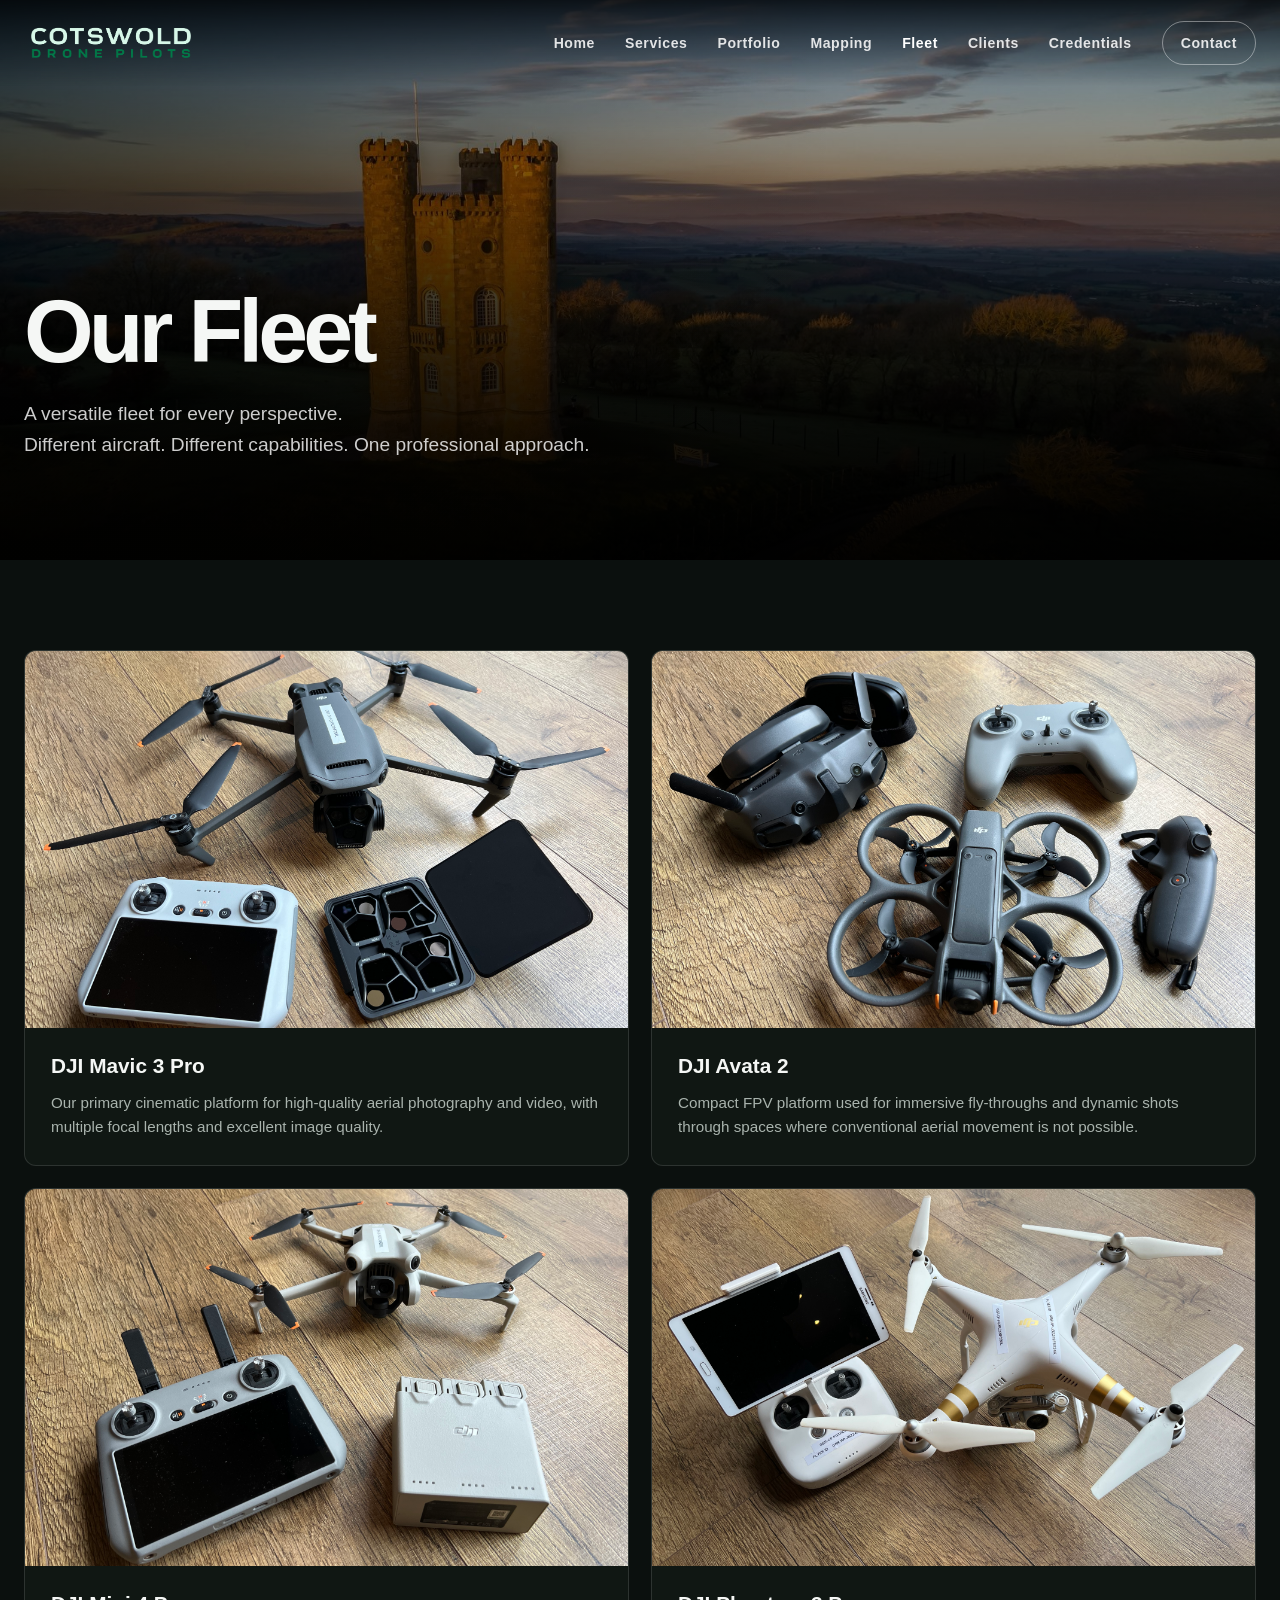
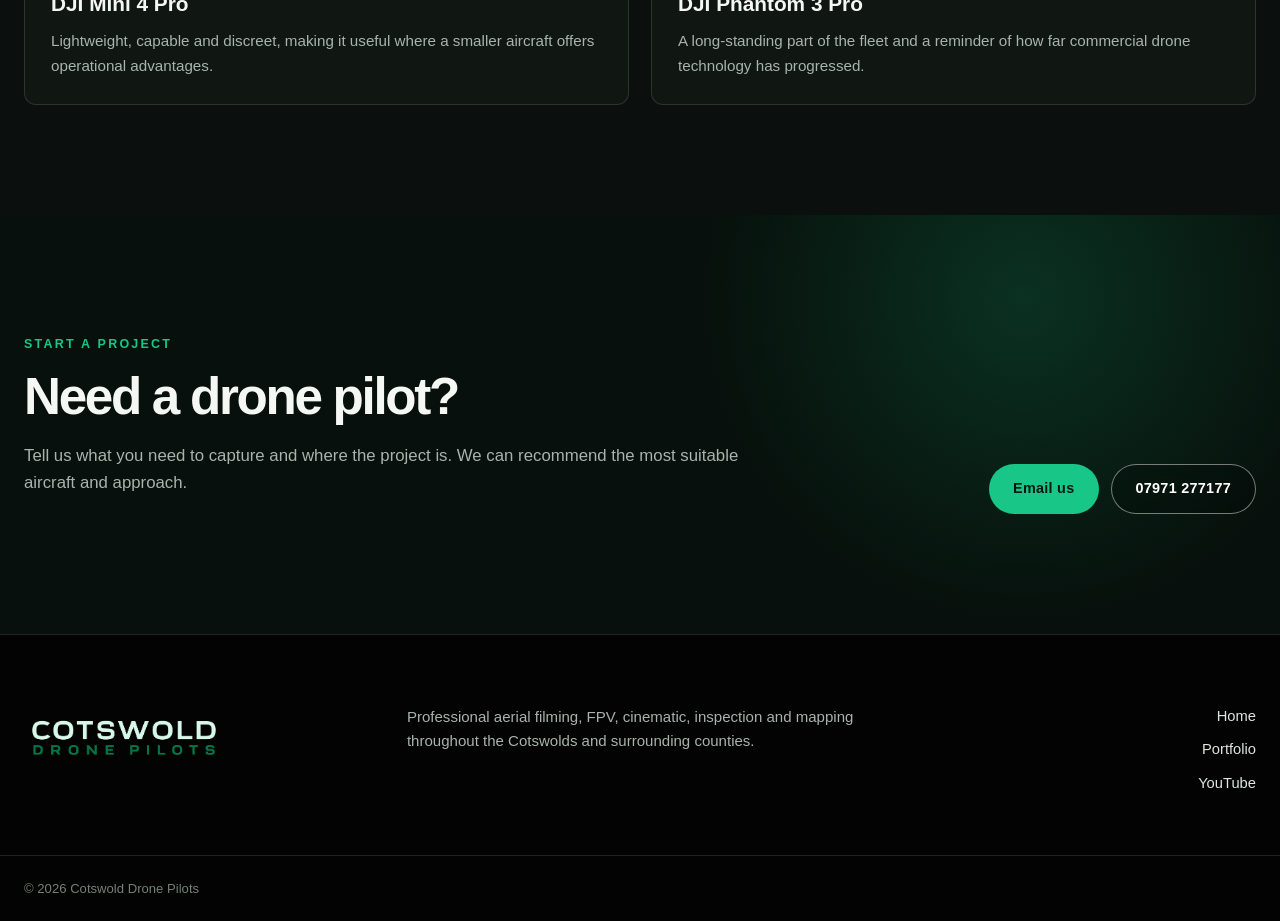
<file: site/fleet.html>
<!DOCTYPE html>
<html lang="en">
<head>
    <meta charset="UTF-8">
    <meta name="viewport" content="width=device-width, initial-scale=1.0">
    <meta name="description" content="Explore the Cotswold Drone Pilots fleet of specialist aircraft for cinematic aerial filming, FPV fly-throughs and commercial drone work.">
    <title>Fleet | Cotswold Drone Pilots</title>
    <meta name="theme-color" content="#050807">
    <link rel="icon" type="image/png" href="images/favicon.png">
    <link rel="stylesheet" href="styles.css">
</head>
<body>
<header class="site-header">
    <div class="nav-wrap">
        <a class="brand" href="index.html#home" aria-label="Cotswold Drone Pilots home">
            <img src="images/logo-cdp-on-black.png" alt="Cotswold Drone Pilots">
        </a>
        <button class="menu-toggle" aria-label="Open navigation" aria-expanded="false">
            <span></span><span></span><span></span>
        </button>
        <nav class="main-nav" aria-label="Main navigation">
            <a href="index.html#home">Home</a>
            <a href="index.html#services">Services</a>
            <a href="portfolio.html">Portfolio</a>
            <a href="index.html#mapping">Mapping</a>
            <a href="fleet.html" aria-current="page">Fleet</a>
            <a href="index.html#clients">Clients</a>
            <a href="index.html#credentials">Credentials</a>
            <a class="nav-cta" href="index.html#contact">Contact</a>
        </nav>
    </div>
</header>

<main>
    <section class="portfolio-hero">
        <div class="portfolio-hero-shade"></div>
        <div class="container portfolio-hero-content">
            <h1>Our Fleet</h1>
            <p>
                A versatile fleet for every perspective.<br>
                Different aircraft. Different capabilities. One professional approach.
            </p>
        </div>
    </section>

    <section class="section section-dark fleet-page-section" id="fleet">

            <div class="container">
<div class="fleet-grid">

                    <article class="fleet-card">
                        <div class="fleet-image">
                            <img src="images/image-mavic3pro.jpeg" alt="DJI Mavic 3 Pro">
                        </div>
                        <div class="fleet-copy">
                            <h3>DJI Mavic 3 Pro</h3>
                            <p>
                                Our primary cinematic platform for high-quality aerial photography
                                and video, with multiple focal lengths and excellent image quality.
                            </p>
                        </div>
                    </article>

                    <article class="fleet-card">
                        <div class="fleet-image">
                            <img src="images/image-avata2.jpeg" alt="DJI Avata 2 FPV drone">
                        </div>
                        <div class="fleet-copy">
                            <h3>DJI Avata 2</h3>
                            <p>
                                Compact FPV platform used for immersive fly-throughs and dynamic
                                shots through spaces where conventional aerial movement is not possible.
                            </p>
                        </div>
                    </article>

                    <article class="fleet-card">
                        <div class="fleet-image">
                            <img src="images/image-mini4pro.jpeg" alt="DJI Mini 4 Pro">
                        </div>
                        <div class="fleet-copy">
                            <h3>DJI Mini 4 Pro</h3>
                            <p>
                                Lightweight, capable and discreet, making it useful where a smaller
                                aircraft offers operational advantages.
                            </p>
                        </div>
                    </article>

                    <article class="fleet-card">
                        <div class="fleet-image">
                            <img src="images/image-phantom3pro.jpeg" alt="DJI Phantom 3 Pro">
                        </div>
                        <div class="fleet-copy">
                            <h3>DJI Phantom 3 Pro</h3>
                            <p>
                                A long-standing part of the fleet and a reminder of how far commercial
                                drone technology has progressed.
                            </p>
                        </div>
                    </article>

                </div>
            </div>
        
    </section>

    <section class="contact-section">
        <div class="container contact-layout">
            <div>
                <p class="section-kicker">Start a Project</p>
                <h2>Need a drone pilot?</h2>
                <p>Tell us what you need to capture and where the project is. We can recommend the most suitable aircraft and approach.</p>
            </div>
            <div class="contact-actions">
                <a href="mailto:gareth@cotswolddronepilots.com" class="btn btn-primary">Email us</a>
                <a href="tel:+447971277177" class="btn btn-secondary">07971 277177</a>
            </div>
        </div>
    </section>
</main>

<footer class="site-footer">
    <div class="container footer-layout">
        <div class="footer-brand"><a href="index.html#home"><img src="images/logo-cdp-on-black.png" alt="Cotswold Drone Pilots"></a></div>
        <p>Professional aerial filming, FPV, cinematic, inspection and mapping throughout the Cotswolds and surrounding counties.</p>
        <div class="footer-links">
            <a href="index.html#home">Home</a>
            <a href="portfolio.html">Portfolio</a>
            <a href="https://www.youtube.com/@CotswoldDronePilots" target="_blank" rel="noopener">YouTube</a>
        </div>
    </div>
    <div class="footer-bottom"><div class="container">&copy; <span id="year"></span> Cotswold Drone Pilots</div></div>
</footer>

<script>
const menuToggle = document.querySelector('.menu-toggle');
const mainNav = document.querySelector('.main-nav');
menuToggle.addEventListener('click', () => {
    const open = mainNav.classList.toggle('open');
    menuToggle.setAttribute('aria-expanded', open);
});
document.querySelectorAll('.main-nav a').forEach(link => {
    link.addEventListener('click', () => {
        mainNav.classList.remove('open');
        menuToggle.setAttribute('aria-expanded', 'false');
    });
});
document.getElementById('year').textContent = new Date().getFullYear();
</script>
</body>
</html>
</file>
<file: site/styles.css>
/* ------------------------------------------------------------
   Cotswold Drone Pilots
   Static website - Version 1
   ------------------------------------------------------------ */

:root {
    --bg: #050807;
    --bg-soft: #0b100e;
    --panel: #101713;
    --panel-2: #151d19;
    --text: #f5f7f5;
    --muted: #a9b3ad;
    --line: rgba(255,255,255,0.12);
    --green: #00a86b;
    --green-bright: #18c787;
    --max: 1240px;
    --header-h: 86px;
}

* {
    box-sizing: border-box;
}

html {
    scroll-behavior: smooth;
}

body {
    margin: 0;
    background: var(--bg);
    color: var(--text);
    font-family: Inter, -apple-system, BlinkMacSystemFont, "Segoe UI", Roboto, Helvetica, Arial, sans-serif;
    line-height: 1.6;
    -webkit-font-smoothing: antialiased;
}

img,
video {
    display: block;
    max-width: 100%;
}

a {
    color: inherit;
    text-decoration: none;
}

button,
a {
    -webkit-tap-highlight-color: transparent;
}

.container {
    width: min(calc(100% - 48px), var(--max));
    margin-inline: auto;
}

.section {
    padding: 110px 0;
}

.section-dark {
    background: var(--bg-soft);
}

.section-kicker {
    margin: 0 0 16px;
    color: var(--green-bright);
    font-size: 0.78rem;
    font-weight: 700;
    letter-spacing: 0.18em;
    text-transform: uppercase;
}

h1,
h2,
h3,
p {
    margin-top: 0;
}

h1 {
    max-width: 1000px;
    margin-bottom: 24px;
    font-size: clamp(3rem, 7vw, 6.6rem);
    line-height: 0.98;
    letter-spacing: -0.055em;
    font-weight: 750;
}

h2 {
    margin-bottom: 24px;
    font-size: clamp(2.2rem, 4vw, 4.1rem);
    line-height: 1.02;
    letter-spacing: -0.045em;
}

h3 {
    margin-bottom: 12px;
    font-size: 1.3rem;
    line-height: 1.2;
}

p {
    color: var(--muted);
    font-size: 1.05rem;
}

.site-header {
    position: fixed;
    inset: 0 0 auto 0;
    height: var(--header-h);
    z-index: 1000;
    background: linear-gradient(to bottom, rgba(0,0,0,0.8), rgba(0,0,0,0));
}

.nav-wrap {
    width: min(calc(100% - 48px), 1400px);
    height: 100%;
    margin-inline: auto;
    display: flex;
    align-items: center;
    justify-content: space-between;
}

.brand img {
    width: 210px;
    max-height: 58px;
    object-fit: contain;
    object-position: left center;
}

.main-nav {
    display: flex;
    align-items: center;
    gap: 30px;
}

.main-nav a {
    font-size: 0.88rem;
    font-weight: 600;
    letter-spacing: 0.04em;
    color: rgba(255,255,255,0.86);
}

.main-nav a:hover {
    color: #fff;
}

.main-nav .nav-cta {
    padding: 10px 18px;
    border: 1px solid rgba(255,255,255,0.4);
    border-radius: 999px;
}

.menu-toggle {
    display: none;
    border: 0;
    background: none;
    padding: 10px;
}

.menu-toggle span {
    display: block;
    width: 26px;
    height: 2px;
    margin: 5px 0;
    background: #fff;
}

/* HERO */

.hero {
    min-height: 100svh;
    position: relative;
    display: flex;
    align-items: flex-end;
    overflow: hidden;
    background: #000;
}

.hero-video {
    position: absolute;
    inset: 0;
    width: 100%;
    height: 100%;
    object-fit: cover;
}

/* HERO SOUND BUTTON */


.sound-toggle {
    position: absolute;
    top: 110px;
    right: 35px;
    z-index: 10;
    display: flex;
    align-items: center;
    gap: 8px;
    padding: 10px 16px;
    color: #fff;
    background: rgba(0, 0, 0, 0.45);
    border: 1px solid rgba(255, 255, 255, 0.35);
    border-radius: 999px;
    font-family: inherit;
    font-size: 0.85rem;
    font-weight: 600;
    cursor: pointer;
    backdrop-filter: blur(8px);
    transition: background-color .2s ease, border-color .2s ease, transform .2s ease;
}

.sound-toggle:hover {
    background: rgba(0, 0, 0, 0.75);
    border-color: rgba(255, 255, 255, 0.8);
    transform: translateY(-2px);
}

#soundIcon {
    font-size: 1.15rem;
    line-height: 1;
}


.hero-overlay {
    position: absolute;
    inset: 0;
    background:
        linear-gradient(to top, rgba(0,0,0,0.88) 0%, rgba(0,0,0,0.35) 48%, rgba(0,0,0,0.30) 100%),
        linear-gradient(to right, rgba(0,0,0,0.30), transparent 60%);
}

.hero-content {
    position: relative;
    z-index: 2;
    width: min(calc(100% - 48px), 1400px);
    margin: 0 auto;
    padding: 180px 0 72px;
}

.eyebrow {
    margin-bottom: 20px;
    color: rgba(255,255,255,0.82);
    font-size: 0.8rem;
    font-weight: 700;
    letter-spacing: 0.18em;
    text-transform: uppercase;
}

.hero-copy {
    max-width: 700px;
    margin-bottom: 34px;
    color: rgba(255,255,255,0.80);
    font-size: clamp(1.05rem, 1.7vw, 1.35rem);
}

.hero-actions {
    display: flex;
    flex-wrap: wrap;
    gap: 14px;
    margin-bottom: 58px;
}

.btn {
    display: inline-flex;
    align-items: center;
    justify-content: center;
    min-height: 50px;
    padding: 0 24px;
    border-radius: 999px;
    font-weight: 700;
    font-size: 0.9rem;
    letter-spacing: 0.02em;
    transition: transform .2s ease, background-color .2s ease, border-color .2s ease;
}

.btn:hover {
    transform: translateY(-2px);
}

.btn-primary {
    color: #00190f;
    background: var(--green-bright);
}

.btn-primary:hover {
    background: #27da98;
}

.btn-secondary {
    color: #fff;
    border: 1px solid rgba(255,255,255,0.45);
    background: rgba(0,0,0,0.18);
    backdrop-filter: blur(8px);
}

.btn-secondary:hover {
    border-color: rgba(255,255,255,0.85);
}

.hero-stats {
    display: flex;
    gap: 42px;
}

.hero-stats div {
    display: grid;
    gap: 2px;
}

.hero-stats strong {
    font-size: 1.15rem;
}

.hero-stats span {
    color: rgba(255,255,255,0.62);
    font-size: 0.82rem;
}

.scroll-cue {
    position: absolute;
    right: 36px;
    bottom: 40px;
    z-index: 3;
    width: 34px;
    height: 58px;
    border: 1px solid rgba(255,255,255,0.34);
    border-radius: 999px;
}

.scroll-cue span {
    position: absolute;
    top: 13px;
    left: 50%;
    width: 4px;
    height: 4px;
    margin-left: -2px;
    border-radius: 50%;
    background: #fff;
    animation: scrollDot 1.8s infinite;
}

@keyframes scrollDot {
    0% { transform: translateY(0); opacity: 0; }
    25% { opacity: 1; }
    70% { opacity: 1; }
    100% { transform: translateY(22px); opacity: 0; }
}

/* INTRO */

.split {
    display: grid;
    grid-template-columns: minmax(0, 1fr) minmax(0, 1fr);
    gap: 80px;
    align-items: start;
}

.intro-section {
    background: #fff;
    color: #0a0d0b;
}

.intro-section .section-kicker {
    color: #087d54;
}

.intro-section h2 {
    max-width: 560px;
}

.intro-copy p {
    color: #59625d;
    font-size: 1.15rem;
}

/* SERVICES */

.section-heading {
    max-width: 760px;
    margin-bottom: 56px;
}

.section-heading.centered {
    margin-inline: auto;
    text-align: center;
}

.service-grid {
    display: grid;
    grid-template-columns: repeat(3, 1fr);
    border-top: 1px solid var(--line);
    border-left: 1px solid var(--line);
}

.service-card {
    min-height: 290px;
    padding: 32px;
    border-right: 1px solid var(--line);
    border-bottom: 1px solid var(--line);
    background: rgba(255,255,255,0.015);
}

.service-card:hover {
    background: rgba(255,255,255,0.035);
}

.service-number {
    display: block;
    margin-bottom: 70px;
    color: var(--green-bright);
    font-size: 0.78rem;
    font-weight: 700;
    letter-spacing: 0.12em;
}

.service-card p {
    margin-bottom: 0;
    font-size: 0.96rem;
}

/* VISUAL FEATURE */

.visual-feature {
    min-height: 760px;
    position: relative;
    display: flex;
    align-items: flex-end;
    overflow: hidden;
}

.visual-feature > img {
    position: absolute;
    inset: 0;
    width: 100%;
    height: 100%;
    object-fit: cover;
}

.visual-shade {
    position: absolute;
    inset: 0;
    background: linear-gradient(to top, rgba(0,0,0,0.86), rgba(0,0,0,0.05) 70%);
}

.visual-content {
    position: relative;
    z-index: 2;
    width: min(calc(100% - 48px), var(--max));
    margin-inline: auto;
    padding: 90px 0;
}

.visual-content h2 {
    max-width: 720px;
}

.visual-content p:last-child {
    max-width: 650px;
    color: rgba(255,255,255,0.78);
}

/* MAPPING */

.mapping-section {
    background: #fff;
    color: #0b0e0c;
}

.media-split {
    align-items: center;
}

.media-panel {
    min-width: 0;
}

.media-panel img {
    width: 100%;
    aspect-ratio: 4 / 3;
    object-fit: cover;
    border-radius: 10px;
}

.content-panel {
    padding: 30px 0;
}

.content-panel .section-kicker {
    color: #087d54;
}

.content-panel p {
    color: #5d6761;
}

/* FLEET */

.fleet-grid {
    display: grid;
    grid-template-columns: repeat(2, 1fr);
    gap: 22px;
}

.fleet-card {
    overflow: hidden;
    border: 1px solid var(--line);
    border-radius: 12px;
    background: var(--panel);
}

.fleet-image {
    aspect-ratio: 16 / 10;
    overflow: hidden;
}

.fleet-image img {
    width: 100%;
    height: 100%;
    object-fit: cover;
    transition: transform .55s ease;
}

.fleet-card:hover .fleet-image img {
    transform: scale(1.025);
}

.fleet-copy {
    padding: 26px;
}

.fleet-copy p {
    margin-bottom: 0;
    font-size: 0.95rem;
}

/* CLIENTS */

.clients-section {
    background: #030504;
}

.client-grid {
    display: grid;
    grid-template-columns: repeat(4, 1fr);
    border-top: 1px solid var(--line);
    border-left: 1px solid var(--line);
}

.client-logo {
    min-height: 160px;
    padding: 35px;
    display: flex;
    align-items: center;
    justify-content: center;
    border-right: 1px solid var(--line);
    border-bottom: 1px solid var(--line);
}

.client-logo img {
    max-width: 210px;
    max-height: 72px;
    object-fit: contain;
    opacity: 0.86;
    filter: grayscale(1);
    transition: opacity .2s ease, transform .2s ease, filter .2s ease;
}

.client-logo:hover img {
    opacity: 1;
    filter: grayscale(0);
    transform: scale(1.03);
}

/* CREDENTIALS */

.credentials-section {
    background: #fff;
    color: #0b0e0c;
}

.credentials-section .section-kicker {
    color: #087d54;
}

.credentials-section p {
    color: #5c6660;
}

.credentials-layout {
    align-items: center;
}

.credential-cards {
    display: grid;
    gap: 18px;
}

.credential-card {
    display: flex;
    align-items: center;
    gap: 22px;
    padding: 24px;
    border: 1px solid #dfe5e1;
    border-radius: 10px;
    background: #f7f9f7;
}

.credential-card img {
    width: 95px;
    height: 95px;
    object-fit: contain;
}

.credential-card div {
    display: grid;
    gap: 2px;
}

.credential-card strong {
    font-size: 1.25rem;
}

.credential-card span {
    color: #66716a;
}

/* CONTACT */

.contact-section {
    padding: 120px 0;
    background:
        radial-gradient(circle at 80% 20%, rgba(24,199,135,0.18), transparent 30%),
        #07100c;
}

.contact-layout {
    display: grid;
    grid-template-columns: 1.25fr 0.75fr;
    gap: 70px;
    align-items: end;
}

.contact-layout h2 {
    margin-bottom: 20px;
}

.contact-layout p {
    max-width: 720px;
}

.contact-actions {
    display: flex;
    gap: 12px;
    justify-content: flex-end;
    flex-wrap: wrap;
}

/* FOOTER */

.site-footer {
    padding-top: 70px;
    background: #020302;
    border-top: 1px solid var(--line);
}

.footer-layout {
    display: grid;
    grid-template-columns: 1fr 1.4fr 1fr;
    gap: 50px;
    align-items: start;
    padding-bottom: 60px;
}

.footer-brand img {
    width: 200px;
}

.footer-layout p {
    margin: 0;
    font-size: 0.94rem;
}

.footer-links {
    display: flex;
    flex-direction: column;
    gap: 10px;
    align-items: flex-end;
}

.footer-links a {
    color: #dfe5e1;
    font-size: 0.92rem;
}

.footer-links a:hover {
    color: var(--green-bright);
}

.footer-bottom {
    border-top: 1px solid var(--line);
    padding: 22px 0;
    color: #758078;
    font-size: 0.82rem;
}

/* RESPONSIVE */

@media (max-width: 1000px) {
    .service-grid {
        grid-template-columns: repeat(2, 1fr);
    }

    .client-grid {
        grid-template-columns: repeat(3, 1fr);
    }

    .split,
    .contact-layout {
        grid-template-columns: 1fr;
        gap: 46px;
    }

    .contact-actions {
        justify-content: flex-start;
    }
}

@media (max-width: 840px) {
    :root {
        --header-h: 74px;
    }

    .site-header {
        background: rgba(0,0,0,0.72);
        backdrop-filter: blur(12px);
    }

    .brand img {
        width: 175px;
    }

    .menu-toggle {
        display: block;
        position: relative;
        z-index: 1002;
    }

    .main-nav {
        position: fixed;
        top: 0;
        right: 0;
        width: min(86vw, 380px);
        height: 100vh;
        padding: 110px 34px 40px;
        display: flex;
        flex-direction: column;
        align-items: stretch;
        gap: 0;
        background: #07100c;
        transform: translateX(105%);
        transition: transform .25s ease;
        box-shadow: -20px 0 60px rgba(0,0,0,0.45);
    }

    .main-nav.open {
        transform: translateX(0);
    }

    .main-nav a {
        padding: 17px 0;
        border-bottom: 1px solid var(--line);
        font-size: 1rem;
    }

    .main-nav .nav-cta {
        margin-top: 20px;
        padding: 14px 18px;
        text-align: center;
        border: 1px solid rgba(255,255,255,0.35);
    }

    .hero-content {
        padding-bottom: 48px;
    }

    .hero-stats {
        gap: 22px;
        flex-wrap: wrap;
    }

    .scroll-cue {
        display: none;
    }

    .section {
        padding: 80px 0;
    }

    .fleet-grid {
        grid-template-columns: 1fr;
    }

    .client-grid {
        grid-template-columns: repeat(2, 1fr);
    }

    .footer-layout {
        grid-template-columns: 1fr;
    }

    .footer-links {
        align-items: flex-start;
    }
}

@media (max-width: 620px) {
    .container,
    .nav-wrap,
    .hero-content,
    .visual-content {
        width: min(calc(100% - 30px), var(--max));
    }

    h1 {
        font-size: clamp(2.7rem, 14vw, 4.8rem);
    }

    h2 {
        font-size: clamp(2rem, 10vw, 3.2rem);
    }

    .hero-actions {
        flex-direction: column;
        align-items: stretch;
    }

    .hero-actions .btn {
        width: 100%;
    }

    .hero-stats {
        display: grid;
        grid-template-columns: repeat(3, 1fr);
        gap: 12px;
    }

    .hero-stats strong {
        font-size: 1rem;
    }

    .hero-stats span {
        font-size: 0.72rem;
    }

    .service-grid {
        grid-template-columns: 1fr;
    }

    .service-card {
        min-height: 230px;
    }

    .service-number {
        margin-bottom: 42px;
    }

    .visual-feature {
        min-height: 620px;
    }

    .client-grid {
        grid-template-columns: 1fr 1fr;
    }

    .client-logo {
        min-height: 120px;
        padding: 22px;
    }

    .credential-card {
        align-items: flex-start;
    }

    .contact-actions {
        flex-direction: column;
        align-items: stretch;
    }

    .contact-actions .btn {
        width: 100%;
    }
}

@media (prefers-reduced-motion: reduce) {
    html {
        scroll-behavior: auto;
    }

    *,
    *::before,
    *::after {
        animation-duration: 0.01ms !important;
        animation-iteration-count: 1 !important;
        transition-duration: 0.01ms !important;
    }

    .hero-video {
        display: none;
    }

    .hero {
        background:
            linear-gradient(to top, rgba(0,0,0,0.84), rgba(0,0,0,0.25)),
            url("images/image-broadway-tower.jpeg") center / cover no-repeat;
    }
}


/* PORTFOLIO PAGE */

.portfolio-hero {
    min-height: 560px;
    position: relative;
    display: flex;
    align-items: flex-end;
    overflow: hidden;
    background:
        linear-gradient(to top, rgba(0,0,0,0.90), rgba(0,0,0,0.20)),
        url("images/image-broadway-tower.jpeg") center / cover no-repeat;
}

.portfolio-hero-shade {
    position: absolute;
    inset: 0;
    background:
        linear-gradient(to right, rgba(0,0,0,0.45), transparent 65%),
        linear-gradient(to top, rgba(0,0,0,0.82), transparent 70%);
}

.portfolio-hero-content {
    position: relative;
    z-index: 2;
    padding: 180px 0 80px;
}

.portfolio-hero-content p:last-child {
    max-width: 720px;
    color: rgba(255,255,255,0.80);
    font-size: 1.2rem;
}

.portfolio-feature {
    display: grid;
    grid-template-columns: minmax(0, 1.55fr) minmax(300px, 0.75fr);
    margin-bottom: 70px;
    overflow: hidden;
    border: 1px solid var(--line);
    border-radius: 14px;
    background: var(--panel);
}

.portfolio-feature .portfolio-copy {
    padding: 42px;
    display: flex;
    flex-direction: column;
    justify-content: center;
}

.portfolio-feature .portfolio-copy p,
.portfolio-card-copy p {
    margin-bottom: 0;
}

.portfolio-grid {
    display: grid;
    grid-template-columns: repeat(2, minmax(0, 1fr));
    gap: 24px;
}

.portfolio-card {
    overflow: hidden;
    border: 1px solid var(--line);
    border-radius: 12px;
    background: var(--panel);
}

.portfolio-video {
    background: #000;
    overflow: hidden;
}

.portfolio-video video {
    width: 100%;
    aspect-ratio: 16 / 9;
    object-fit: cover;
    background: #000;
}

.portfolio-card-copy {
    padding: 26px;
}

.portfolio-card-copy h3 {
    margin-top: 8px;
    font-size: 1.5rem;
}

.portfolio-tag {
    display: inline-block;
    color: var(--green-bright);
    font-size: 0.73rem;
    font-weight: 700;
    letter-spacing: 0.12em;
    text-transform: uppercase;
}

.main-nav a[aria-current="page"] {
    color: #fff;
}

@media (max-width: 1000px) {
    .portfolio-feature { grid-template-columns: 1fr; }
}

@media (max-width: 760px) {
    .portfolio-hero { min-height: 500px; }
    .portfolio-grid { grid-template-columns: 1fr; }
    .portfolio-feature .portfolio-copy { padding: 28px; }
}


/* FLEET PAGE */
.fleet-page-hero {
    min-height: 560px;
    display: flex;
    align-items: flex-end;
    background:
        radial-gradient(circle at 78% 38%, rgba(24,199,135,0.18), transparent 28%),
        linear-gradient(135deg, #050807 0%, #0b100e 55%, #07100c 100%);
}
.fleet-page-hero-content {
    padding: 190px 0 85px;
}
.fleet-page-hero-content h1 {
    margin-bottom: 28px;
}
.fleet-page-hero-content > p:last-child {
    max-width: 760px;
    color: rgba(255,255,255,0.75);
    font-size: 1.15rem;
}
.fleet-page-section {
    padding-top: 90px;
}
@media (max-width: 760px) {
    .fleet-page-hero { min-height: 500px; }
    .fleet-page-hero-content { padding: 160px 0 65px; }
}
</file>
